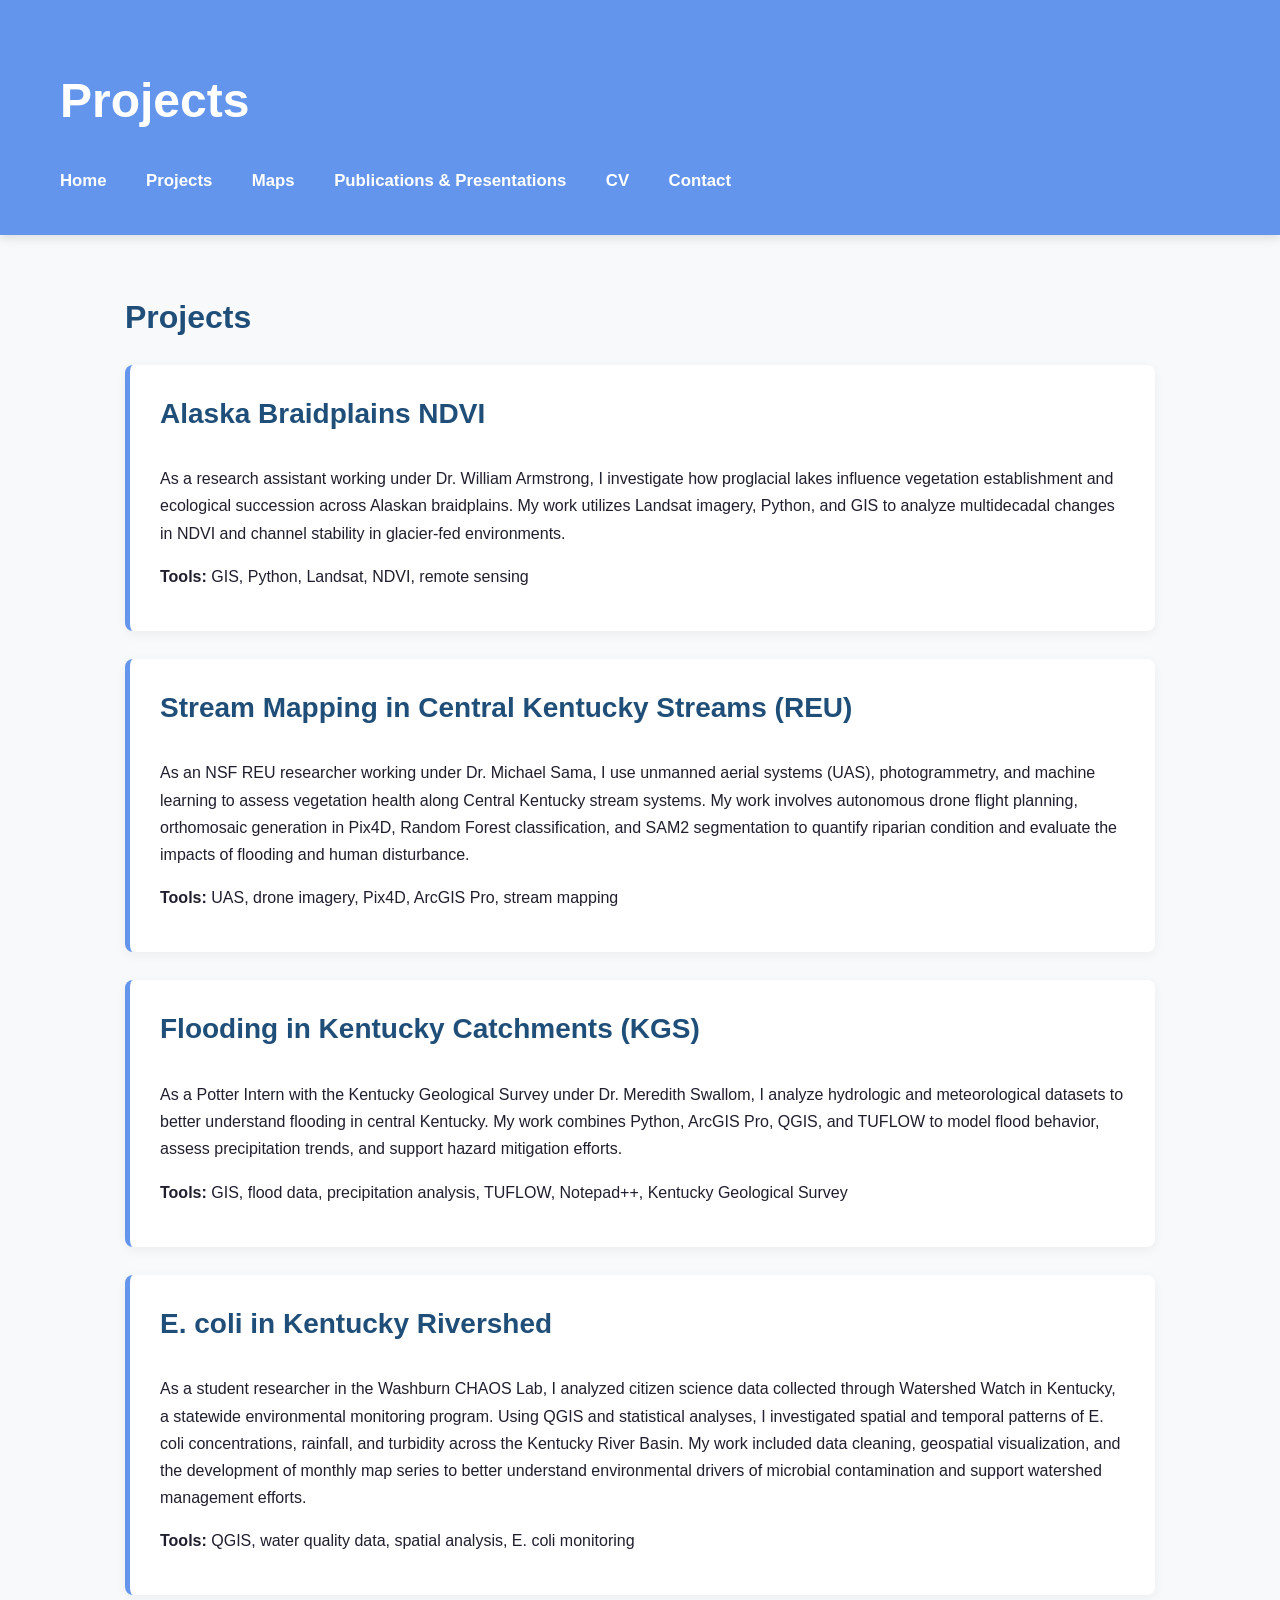
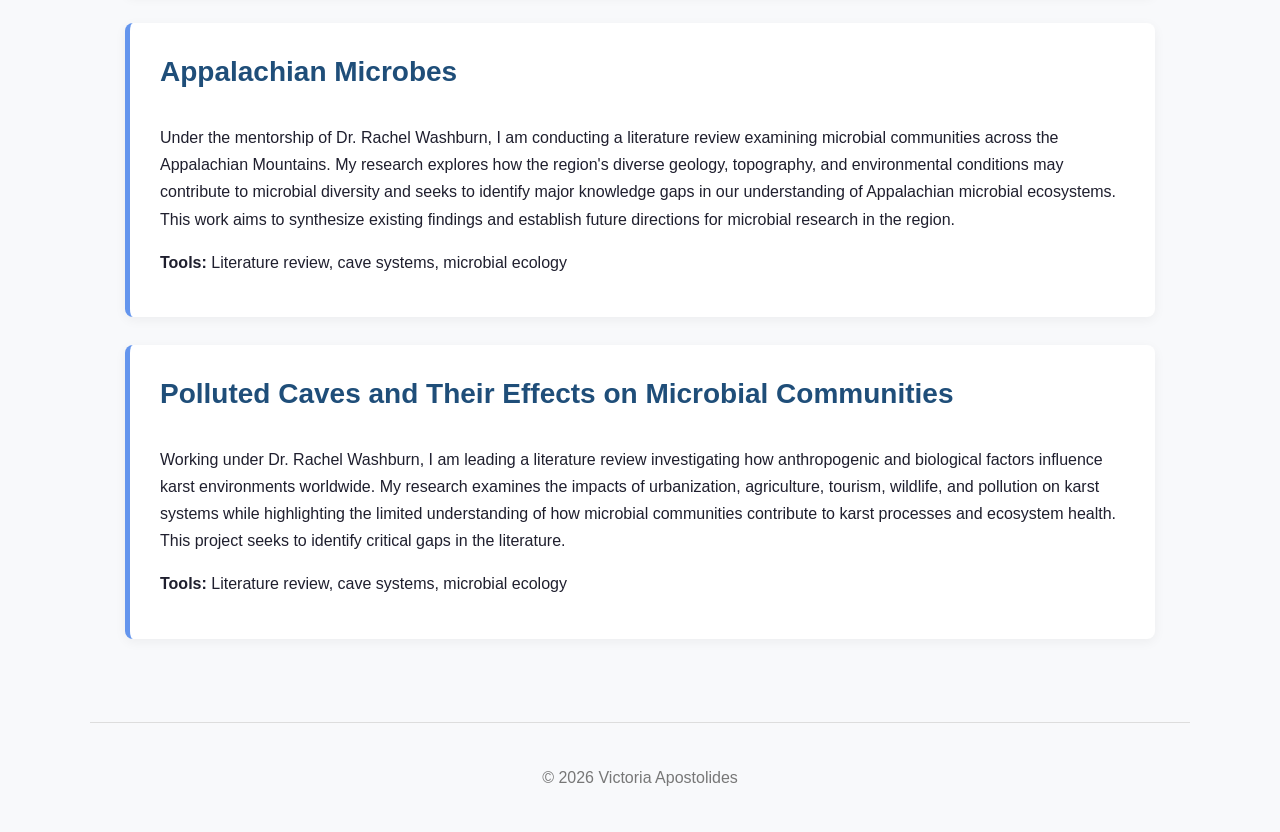
<file: projects.html>
<!DOCTYPE html>
<html lang="en">
<head>
  <meta charset="UTF-8" />
  <meta name="viewport" content="width=device-width, initial-scale=1.0" />
  <title>Projects | Vicky Apostolides</title>
  <link rel="stylesheet" href="style.css" />
</head>

<body>

<header class="site-header">
  <h1>Projects</h1>

  <nav>
    <a href="index.html">Home</a>
    <a href="projects.html">Projects</a>
    <a href="maps.html">Maps</a>
    <a href="publications.html">Publications & Presentations</a>
    <a href="cv.html">CV</a>
    <a href="contact.html">Contact</a>
  </nav>
</header>

<main class="container">

  <h2>Projects</h2>

  <section class="project-section">
    <h3>Alaska Braidplains NDVI</h3>
    <p>
      As a research assistant working under Dr. William Armstrong, I investigate how proglacial lakes influence vegetation establishment
      and ecological succession across Alaskan braidplains. My work utilizes Landsat imagery, Python, and GIS to analyze multidecadal changes
      in NDVI and channel stability in glacier-fed environments.
    </p>
    <p><strong>Tools:</strong> GIS, Python, Landsat, NDVI, remote sensing</p>
  </section>

  <section class="project-section">
    <h3>Stream Mapping in Central Kentucky Streams (REU)</h3>
    <p>
      As an NSF REU researcher working under Dr. Michael Sama, I use unmanned aerial systems (UAS), photogrammetry, and machine learning
      to assess vegetation health along Central Kentucky stream systems. My work involves autonomous drone flight planning, orthomosaic generation
      in Pix4D, Random Forest classification, and SAM2 segmentation to quantify riparian condition and evaluate the impacts of flooding 
      and human disturbance.
    </p>
    <p><strong>Tools:</strong> UAS, drone imagery, Pix4D, ArcGIS Pro, stream mapping</p>
  </section>

  <section class="project-section">
    <h3>Flooding in Kentucky Catchments (KGS)</h3>
    <p>
      As a Potter Intern with the Kentucky Geological Survey under Dr. Meredith Swallom, I analyze hydrologic and meteorological datasets to better
      understand flooding in central Kentucky. My work combines Python, ArcGIS Pro, QGIS, and TUFLOW to model flood behavior, assess precipitation trends,
      and support hazard mitigation efforts.
    </p>
    <p><strong>Tools:</strong> GIS, flood data, precipitation analysis, TUFLOW, Notepad++, Kentucky Geological Survey</p>
  </section>

  <section class="project-section">
    <h3>E. coli in Kentucky Rivershed</h3>
    <p>
      As a student researcher in the Washburn CHAOS Lab, I analyzed citizen science data collected through Watershed Watch in Kentucky, a statewide environmental
      monitoring program. Using QGIS and statistical analyses, I investigated spatial and temporal patterns of E. coli concentrations, rainfall, and turbidity across
      the Kentucky River Basin. My work included data cleaning, geospatial visualization, and the development of monthly map series to better understand environmental
      drivers of microbial contamination and support watershed management efforts.
    </p>
    <p><strong>Tools:</strong> QGIS, water quality data, spatial analysis, E. coli monitoring</p>
  </section>

  <section class="project-section">
    <h3>Appalachian Microbes</h3>
    <p>
      Under the mentorship of Dr. Rachel Washburn, I am conducting a literature review examining microbial communities across the Appalachian Mountains. 
      My research explores how the region's diverse geology, topography, and environmental conditions may contribute to microbial diversity and seeks to 
      identify major knowledge gaps in our understanding of Appalachian microbial ecosystems. This work aims to synthesize existing findings and establish
      future directions for microbial research in the region.
    </p>
    <p><strong>Tools:</strong> Literature review, cave systems, microbial ecology</p>
  </section>

  <section class="project-section">
    <h3>Polluted Caves and Their Effects on Microbial Communities</h3>
    <p>
      Working under Dr. Rachel Washburn, I am leading a literature review investigating how anthropogenic and biological factors influence karst environments
      worldwide. My research examines the impacts of urbanization, agriculture, tourism, wildlife, and pollution on karst systems while highlighting the limited 
      understanding of how microbial communities contribute to karst processes and ecosystem health. This project seeks to identify critical gaps in the literature.
    </p>
    <p><strong>Tools:</strong> Literature review, cave systems, microbial ecology</p>
  </section>

</main>

<footer>
  <p>© 2026 Victoria Apostolides</p>
</footer>

</body>
</html>
</file>
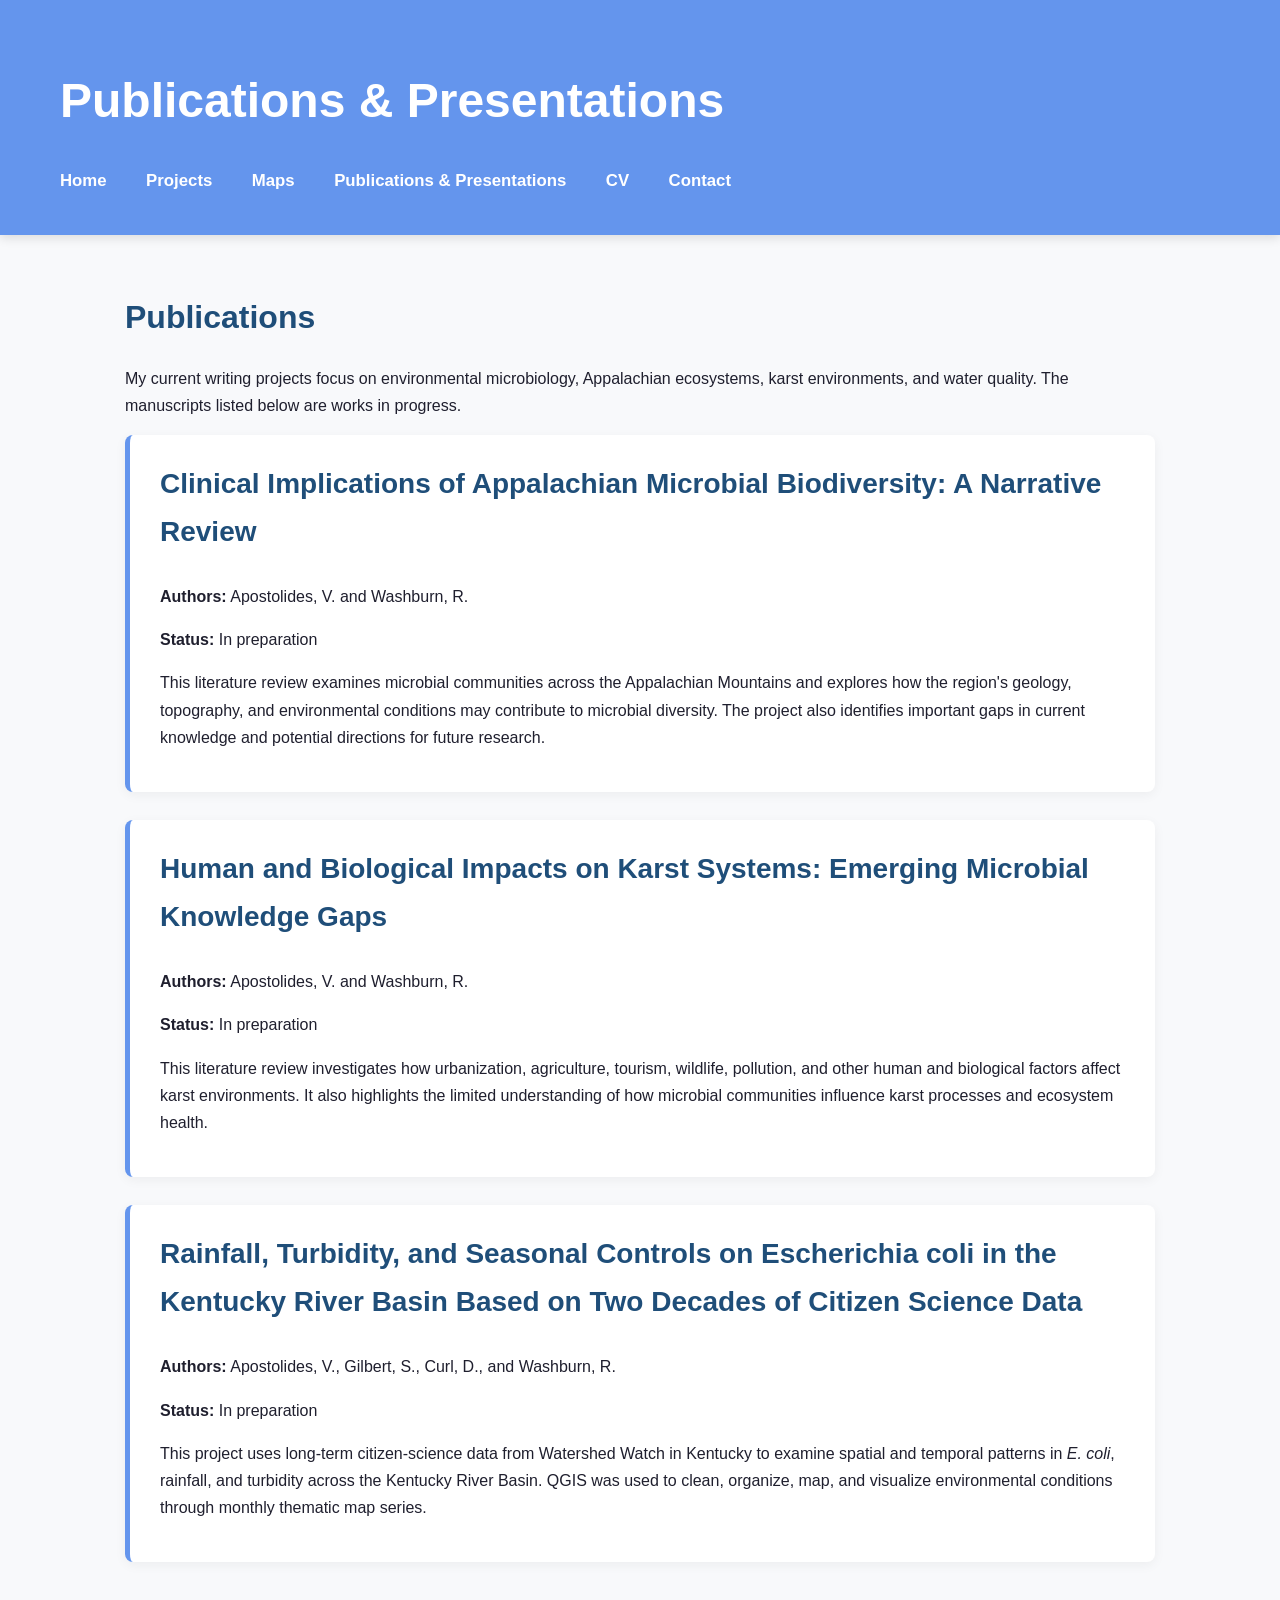
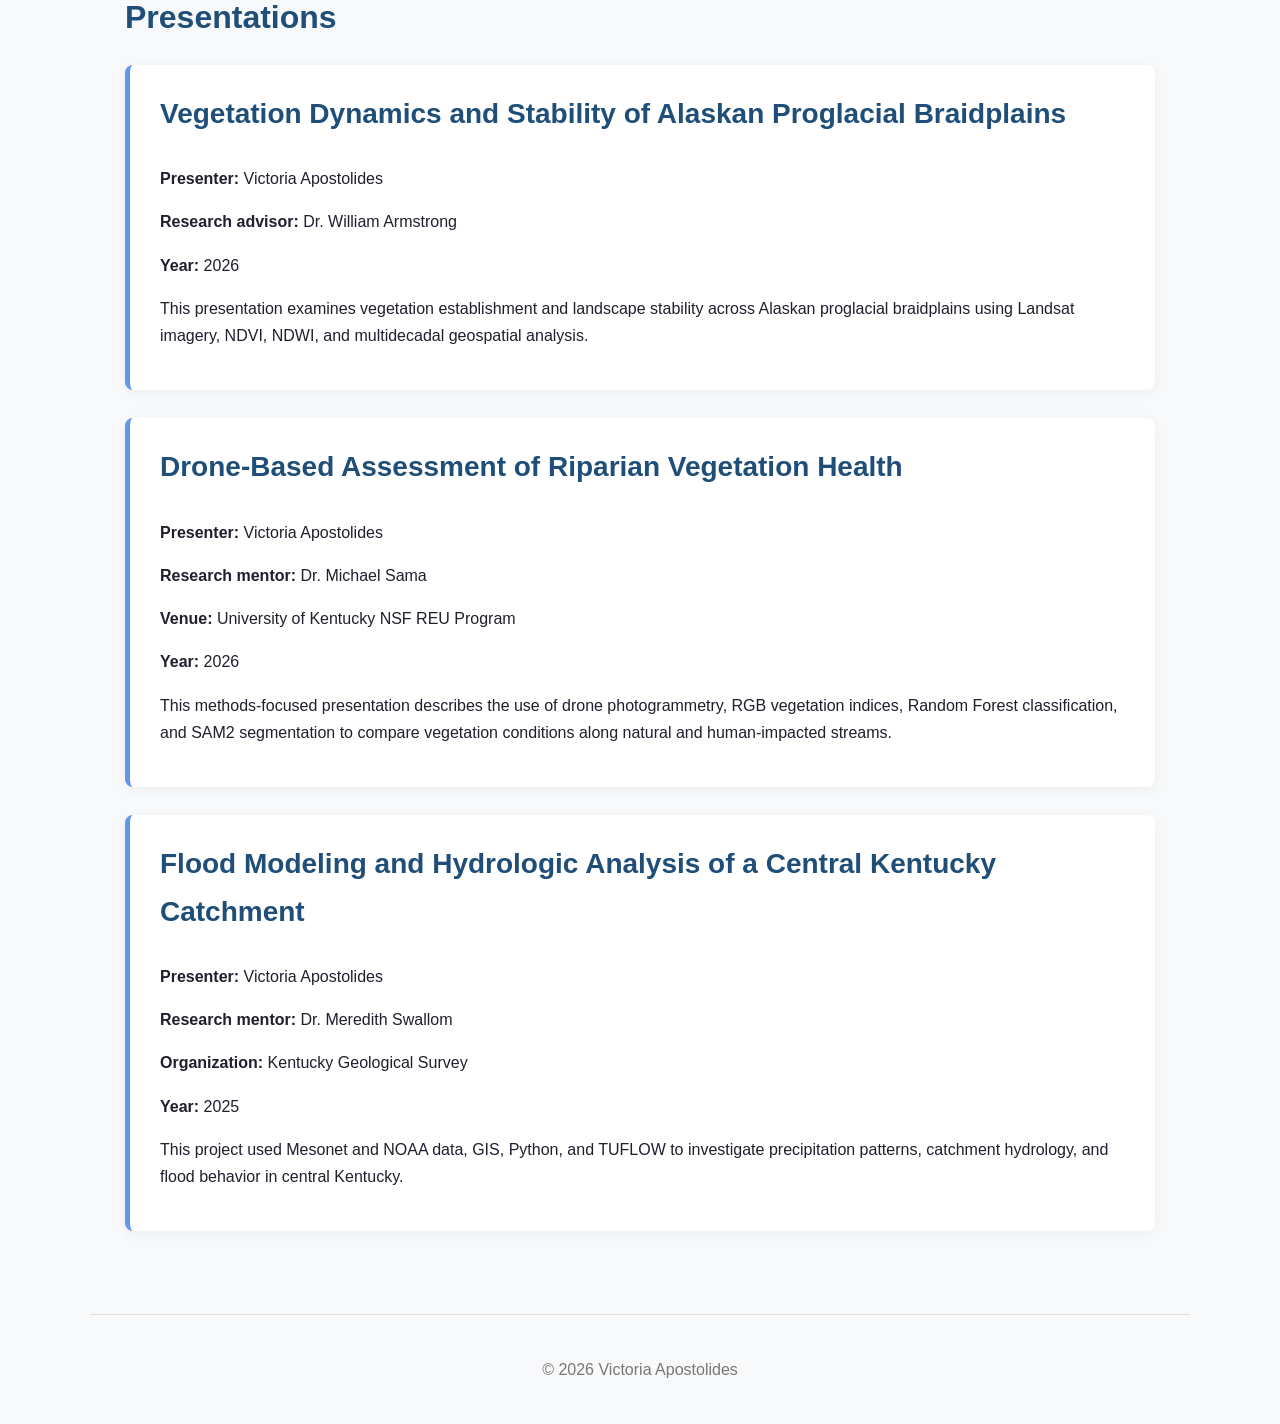
<file: publications.html>
<!DOCTYPE html>
<html lang="en">
<head>
  <meta charset="UTF-8" />
  <meta name="viewport" content="width=device-width, initial-scale=1.0" />

  <title>Publications and Presentations | Vicky Apostolides</title>

  <link rel="stylesheet" href="style.css" />
</head>

<body>

<header class="site-header">
  <h1>Publications &amp; Presentations</h1>

  <nav>
    <a href="index.html">Home</a>
    <a href="projects.html">Projects</a>
    <a href="maps.html">Maps</a>
    <a href="publications.html">Publications &amp; Presentations</a>
    <a href="cv.html">CV</a>
    <a href="contact.html">Contact</a>
  </nav>
</header>

<main class="container">

  <h2>Publications</h2>

  <p>
    My current writing projects focus on environmental microbiology,
    Appalachian ecosystems, karst environments, and water quality.
    The manuscripts listed below are works in progress.
  </p>

  <section class="project-section">
    <h3>
      Clinical Implications of Appalachian Microbial Biodiversity: A Narrative Review
    </h3>

    <p>
      <strong>Authors:</strong> Apostolides, V. and Washburn, R.
    </p>

    <p>
      <strong>Status:</strong> In preparation
    </p>

    <p>
      This literature review examines microbial communities across the
      Appalachian Mountains and explores how the region's geology,
      topography, and environmental conditions may contribute to microbial
      diversity. The project also identifies important gaps in current
      knowledge and potential directions for future research.
    </p>
  </section>

  <section class="project-section">
    <h3>
      Human and Biological Impacts on Karst Systems: Emerging Microbial
      Knowledge Gaps
    </h3>

    <p>
      <strong>Authors:</strong> Apostolides, V. and Washburn, R.
    </p>

    <p>
      <strong>Status:</strong> In preparation
    </p>

    <p>
      This literature review investigates how urbanization, agriculture,
      tourism, wildlife, pollution, and other human and biological factors
      affect karst environments. It also highlights the limited understanding
      of how microbial communities influence karst processes and ecosystem
      health.
    </p>
  </section>

  <section class="project-section">
    <h3>
     Rainfall, Turbidity, and Seasonal Controls on Escherichia coli in the Kentucky River Basin Based on Two Decades of Citizen Science Data 
    </h3>

    <p>
      <strong>Authors:</strong> Apostolides, V., Gilbert, S., Curl, D., and Washburn, R.
    </p>

    <p>
      <strong>Status:</strong> In preparation
    </p>

    <p>
      This project uses long-term citizen-science data from Watershed Watch
      in Kentucky to examine spatial and temporal patterns in
      <em>E. coli</em>, rainfall, and turbidity across the Kentucky River
      Basin. QGIS was used to clean, organize, map, and visualize environmental
      conditions through monthly thematic map series.
    </p>
  </section>


  <h2>Presentations</h2>

  <section class="project-section">
    <h3>
      Vegetation Dynamics and Stability of Alaskan Proglacial Braidplains
    </h3>

    <p>
      <strong>Presenter:</strong> Victoria Apostolides
    </p>

    <p>
      <strong>Research advisor:</strong> Dr. William Armstrong
    </p>

    <p>
      <strong>Year:</strong> 2026
    </p>

    <p>
      This presentation examines vegetation establishment and landscape
      stability across Alaskan proglacial braidplains using Landsat imagery,
      NDVI, NDWI, and multidecadal geospatial analysis.
    </p>
  </section>

  <section class="project-section">
    <h3>
      Drone-Based Assessment of Riparian Vegetation Health
    </h3>

    <p>
      <strong>Presenter:</strong> Victoria Apostolides
    </p>

    <p>
      <strong>Research mentor:</strong> Dr. Michael Sama
    </p>

    <p>
      <strong>Venue:</strong> University of Kentucky NSF REU Program
    </p>

    <p>
      <strong>Year:</strong> 2026
    </p>

    <p>
      This methods-focused presentation describes the use of drone
      photogrammetry, RGB vegetation indices, Random Forest classification,
      and SAM2 segmentation to compare vegetation conditions along natural
      and human-impacted streams.
    </p>
  </section>

  <section class="project-section">
    <h3>
      Flood Modeling and Hydrologic Analysis of a Central Kentucky Catchment
    </h3>

    <p>
      <strong>Presenter:</strong> Victoria Apostolides
    </p>

    <p>
      <strong>Research mentor:</strong> Dr. Meredith Swallom
    </p>

    <p>
      <strong>Organization:</strong> Kentucky Geological Survey
    </p>

    <p>
      <strong>Year:</strong> 2025
    </p>

    <p>
      This project used Mesonet and NOAA data, GIS, Python, and TUFLOW to
      investigate precipitation patterns, catchment hydrology, and flood
      behavior in central Kentucky.
    </p>
  </section>

</main>

<footer>
  <p>&copy; 2026 Victoria Apostolides</p>
</footer>

</body>
</html>
</file>
<file: style.css>
* {
  box-sizing: border-box;
}

body {
  margin: 0;
  font-family: Arial, Helvetica, sans-serif;
  background: #f8f9fb;
  color: #1f1f2e;
  line-height: 1.7;
}

/* Blue banner */
.site-header {
  background: #6495ED;
  color: white;
  padding: 60px 60px 40px;
  box-shadow: 0 3px 10px rgba(0, 0, 0, 0.12);
}

.site-header h1 {
  font-size: 3rem;
  margin: 0 0 25px;
}

/* Navigation */
nav a {
  color: white;
  text-decoration: none;
  font-weight: bold;
  margin-right: 35px;
  font-size: 1.05rem;
}

nav a:hover {
  text-decoration: underline;
}

/* Main page layout */
.container {
  max-width: 1100px;
  margin: 0 auto;
  padding: 55px 35px;
}

.intro {
  display: grid;
  grid-template-columns: 310px 1fr;
  gap: 60px;
  align-items: start;
  margin-bottom: 60px;
}

/* Profile image */
.profile-pic {
  width: 280px;
  height: 280px;
  border-radius: 50%;
  object-fit: cover;
  display: block;
}

.contact-links {
  margin-top: 30px;
  font-size: 1rem;
}

.contact-links p {
  margin: 14px 0;
}

/* Text */
h2 {
  font-size: 2rem;
  margin-top: 0;
  margin-bottom: 20px;
  color: #1f4e79;
}

h3 {
  color: #1f4e79;
}

.about p {
  font-size: 1.08rem;
  margin-bottom: 22px;
}

section {
  margin-bottom: 55px;
}

/* Interest cards */
.interest-grid {
  display: grid;
  grid-template-columns: repeat(3, 1fr);
  gap: 18px;
}

.interest-card {
  background: #eef4ff;
  color: #1754a6;
  padding: 18px 22px;
  border-radius: 8px;
  font-weight: bold;
}

/* Homepage project cards */
.project-grid {
  display: grid;
  grid-template-columns: repeat(3, 1fr);
  gap: 28px;
}

.project-card {
  background: white;
  border: 1px solid #ddd;
  border-top: 5px solid #6495ED;
  border-radius: 8px;
  padding: 25px;
  box-shadow: 0 3px 12px rgba(0, 0, 0, 0.05);
  transition: transform 0.2s ease;
}

.project-card:hover {
  transform: translateY(-3px);
}

.project-icon {
  font-size: 2.2rem;
  margin-bottom: 10px;
}

.project-card h3 {
  margin-top: 0;
}

/* Projects page sections */
.project-section {
  background: white;
  border-left: 5px solid #6495ED;
  padding: 25px 30px;
  margin-bottom: 28px;
  border-radius: 8px;
  box-shadow: 0 3px 12px rgba(0, 0, 0, 0.05);
  transition: transform 0.2s ease;
}

.project-section:hover {
  transform: translateY(-3px);
}

.project-section h3 {
  margin-top: 0;
  color: #1f4e79;
  font-size: 1.75rem;
}

/* Optional project image layout */
.project-page-card {
  display: flex;
  gap: 30px;
  margin-bottom: 50px;
  align-items: center;
}

.project-page-card img {
  width: 300px;
  height: 220px;
  object-fit: cover;
  border-radius: 8px;
}

/* Education */
.education {
  display: flex;
  gap: 25px;
  align-items: center;
}

.edu-icon {
  font-size: 3rem;
}

/* Footer */
footer {
  max-width: 1100px;
  margin: 0 auto;
  padding: 25px 35px;
  text-align: center;
  color: #777;
  border-top: 1px solid #ddd;
}

/* Mobile-friendly layout */
@media (max-width: 800px) {
  .site-header {
    padding: 35px 25px;
  }

  .site-header h1 {
    font-size: 2.3rem;
  }

  nav a {
    display: block;
    margin: 10px 0;
  }

  .intro {
    grid-template-columns: 1fr;
    gap: 30px;
  }

  .profile-pic {
    width: 220px;
    height: 220px;
  }

  .interest-grid,
  .project-grid {
    grid-template-columns: 1fr;
  }

  .project-page-card {
    flex-direction: column;
    align-items: flex-start;
  }

  .project-page-card img {
    width: 100%;
    height: auto;
  }
}
.project-layout {
display: flex;
gap: 30px;
align-items: flex-start;
}

.project-thumbnail {
width: 280px;
height: 200px;
object-fit: cover;
border-radius: 8px;
flex-shrink: 0;
}

.project-layout p {
margin-bottom: 15px;
}

.project-layout a {
color: #6495ED;
font-weight: bold;
text-decoration: none;
}

.project-layout a:hover {
text-decoration: underline;
}

/* ---------------------------------
   Publications and Presentations
---------------------------------- */

.publications-page {
  max-width: 1500px;
  margin: 0 auto;
  padding: 70px 5%;
}

.page-intro {
  max-width: 900px;
  margin-bottom: 70px;
}

.page-intro h2 {
  color: #174f7a;
  font-size: 2.8rem;
  margin: 8px 0 20px;
}

.page-intro p {
  font-size: 1.15rem;
  line-height: 1.8;
}

.section-label {
  color: #5f91e5;
  font-size: 0.95rem;
  font-weight: 700;
  letter-spacing: 0.12rem;
  text-transform: uppercase;
}

.section-heading {
  margin-bottom: 30px;
}

.section-heading h2 {
  color: #174f7a;
  font-size: 2.2rem;
  margin-bottom: 10px;
}

.section-heading p {
  max-width: 850px;
  line-height: 1.7;
}


/* Publication list */

.publication-section {
  margin-bottom: 90px;
}

.publication-list {
  display: grid;
  gap: 24px;
}

.publication-item {
  background: #ffffff;
  border-left: 6px solid #5f91e5;
  border-radius: 8px;
  box-shadow: 0 5px 18px rgba(25, 57, 89, 0.1);
  padding: 28px 32px;
}

.publication-item h3 {
  color: #174f7a;
  font-size: 1.35rem;
  line-height: 1.4;
  margin: 12px 0 8px;
}

.publication-item p {
  line-height: 1.7;
}

.citation {
  font-weight: 600;
}

.status-tag {
  display: inline-block;
  background: #e9f1ff;
  color: #245a91;
  border-radius: 20px;
  padding: 6px 13px;
  font-size: 0.85rem;
  font-weight: 700;
}


/* Presentation cards */

.presentation-section {
  margin-bottom: 90px;
}

.presentation-grid {
  display: grid;
  grid-template-columns: repeat(3, minmax(0, 1fr));
  gap: 30px;
}

.presentation-card {
  overflow: hidden;
  background: #ffffff;
  border-radius: 10px;
  box-shadow: 0 5px 18px rgba(25, 57, 89, 0.12);
  transition: transform 0.25s ease, box-shadow 0.25s ease;
}

.presentation-card:hover {
  transform: translateY(-5px);
  box-shadow: 0 10px 26px rgba(25, 57, 89, 0.18);
}

.presentation-card img {
  width: 100%;
  height: 270px;
  object-fit: cover;
  display: block;
}

.presentation-content {
  padding: 25px;
}

.presentation-content h3 {
  color: #174f7a;
  font-size: 1.25rem;
  line-height: 1.4;
  margin: 8px 0 12px;
}

.presentation-content p {
  line-height: 1.6;
}

.presentation-year {
  color: #5f91e5;
  font-weight: 700;
  margin: 0;
}

.authors {
  font-weight: 600;
  margin-bottom: 6px;
}

.venue {
  font-style: italic;
  margin-top: 0;
}


/* Ongoing research note */

.research-note {
  background: #eaf2ff;
  border-radius: 10px;
  padding: 35px;
}

.research-note h2 {
  color: #174f7a;
  margin-top: 0;
}

.research-note p {
  line-height: 1.7;
  margin-bottom: 0;
}


/* Active navigation link */

.main-nav a.active {
  border-bottom: 3px solid #ffffff;
  padding-bottom: 7px;
}


/* Footer */

.site-footer {
  text-align: center;
  padding: 30px;
  color: #ffffff;
  background: #174f7a;
}


/* Tablet layout */

@media screen and (max-width: 1000px) {
  .presentation-grid {
    grid-template-columns: repeat(2, minmax(0, 1fr));
  }
}


/* Mobile layout */

@media screen and (max-width: 700px) {
  .publications-page {
    padding: 45px 6%;
  }

  .page-intro h2 {
    font-size: 2.1rem;
  }

  .section-heading h2 {
    font-size: 1.8rem;
  }

  .publication-item {
    padding: 23px;
  }

  .presentation-grid {
    grid-template-columns: 1fr;
  }

  .presentation-card img {
    height: 230px;
  }
}

iframe {
  border: 1px solid #d6dce5;
  border-radius: 8px;
  margin-top: 15px;
  background: white;
}

.project-section a {
  color: #2f6fd6;
  font-weight: 600;
}

.about-section {
    display: grid;
    grid-template-columns: 300px 1fr;
    gap: 50px;
    align-items: center;
    margin-top: 50px;
}

.profile-picture {
    width: 300px;
    height: 300px;
    object-fit: cover;

    border-radius: 50%;

    border: 5px solid #5F91E5;

    box-shadow:
        0 8px 20px rgba(0,0,0,0.15);
}

.about-section h2 {
    color: #174F7A;
    font-size: 2.5rem;
}

.about-section p {
    line-height: 1.8;
}

.about-section a {
    color: #5F91E5;
    text-decoration: none;
    font-weight: bold;
}

.about-section a:hover {
    text-decoration: underline;
}

@media (max-width: 900px) {

    .about-section {
        grid-template-columns: 1fr;
        text-align: center;
    }

    .profile-picture {
        margin: 0 auto;
    }
}
</file>
